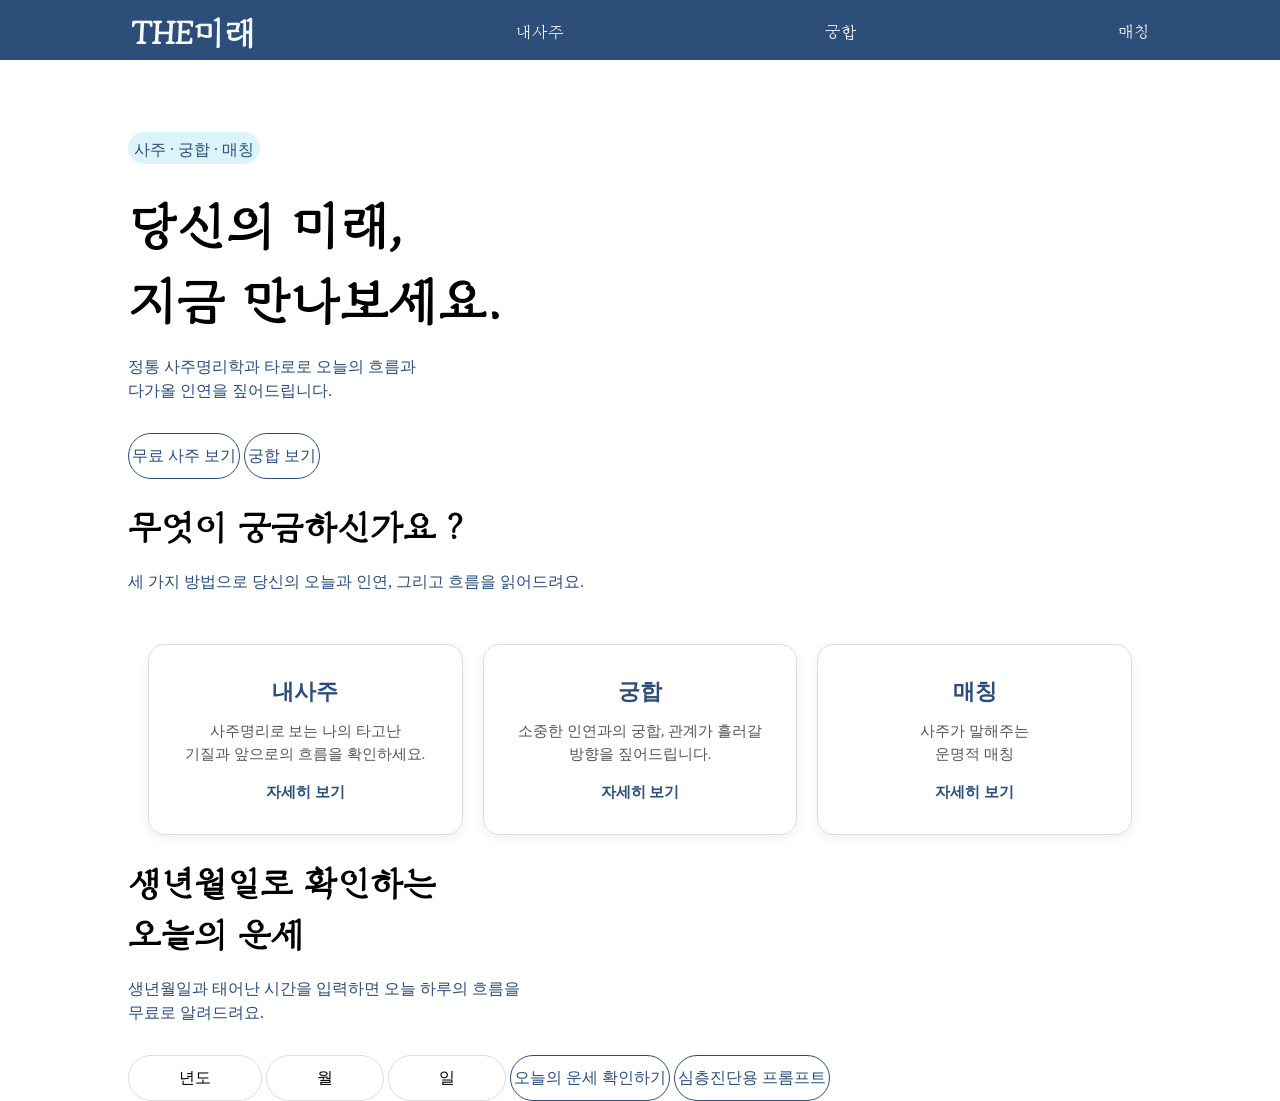
<file: index.html>
<!doctype html>
<html lang="ko">
  <head>
    <meta charset="UTF-8" />
    <meta name="viewport" content="width=device-width, initial-scale=1.0" />
    <title>미래의오늘</title>
    <style>
      div,
      span {
        border: 1px solid;
      }
    </style>
    <link rel="stylesheet" href="./reset.css">
    <link rel="stylesheet" href="./index.css">
  </head>
  <body>
    <header>
      <h1 class="the">THE미래</h1>

      <a href="">내사주</a>
      <a href="">궁합</a>
      <a href="">매칭</a>
    </header>

    <br /><br /><br />
    <main>
      <section>
        <div class="middle">사주 · 궁합 · 매칭</div>
        <p class="your">당신의 미래, <br>지금 만나보세요.</p>
        <p class="jungtong">
          정통 사주명리학과 타로로 오늘의 흐름과 <br />다가올 인연을
          짚어드립니다.
        </p>
        <span class="round-box">무료 사주 보기</span>
        <span class="round-box">궁합 보기</span>
        <br />
      </section>
      <section>
        <h3 class="what">무엇이 궁금하신가요 ? </h3>
        <p class="jungtong1">세 가지 방법으로 당신의 오늘과 인연, 그리고 흐름을 읽어드려요.</p>
        <div class="card-container">
          <div class="info-card">
            <span class="card-title">내사주</span>
            <p>사주명리로 보는 나의 타고난 <br />기질과 앞으로의 흐름을 확인하세요.</p>
            <p class="detail-link">자세히 보기</p>
          </div>
          <div class="info-card">
            <span class="card-title">궁합</span>
            <p>소중한 인연과의 궁합, 관계가 흘러갈<br />방향을 짚어드립니다.</p>
            <p class="detail-link">자세히 보기</p>
          </div>
          <div class="info-card">
            <span class="card-title">매칭</span>
            <p>사주가 말해주는 <br />운명적 매칭</p>
            <p class="detail-link">자세히 보기</p>
          </div>
        </div>
      </section>
        <section>
        <h3 class="birth-date">생년월일로 확인하는<br>오늘의 운세</h3>
            <p class="birth-date2">생년월일과 태어난 시간을 입력하면 
                오늘 하루의 흐름을<br>무료로 알려드려요.</p>
              <span class="span">년도</span>
              <span class="span">월</span>
              <span class="span">일</span>
        <span class="round-box">오늘의 운세 확인하기</span>
        <span class="round-box">심층진단용 프롬프트</span>              
              

        
                

                
    </main>

  </body>
</html>
</file>
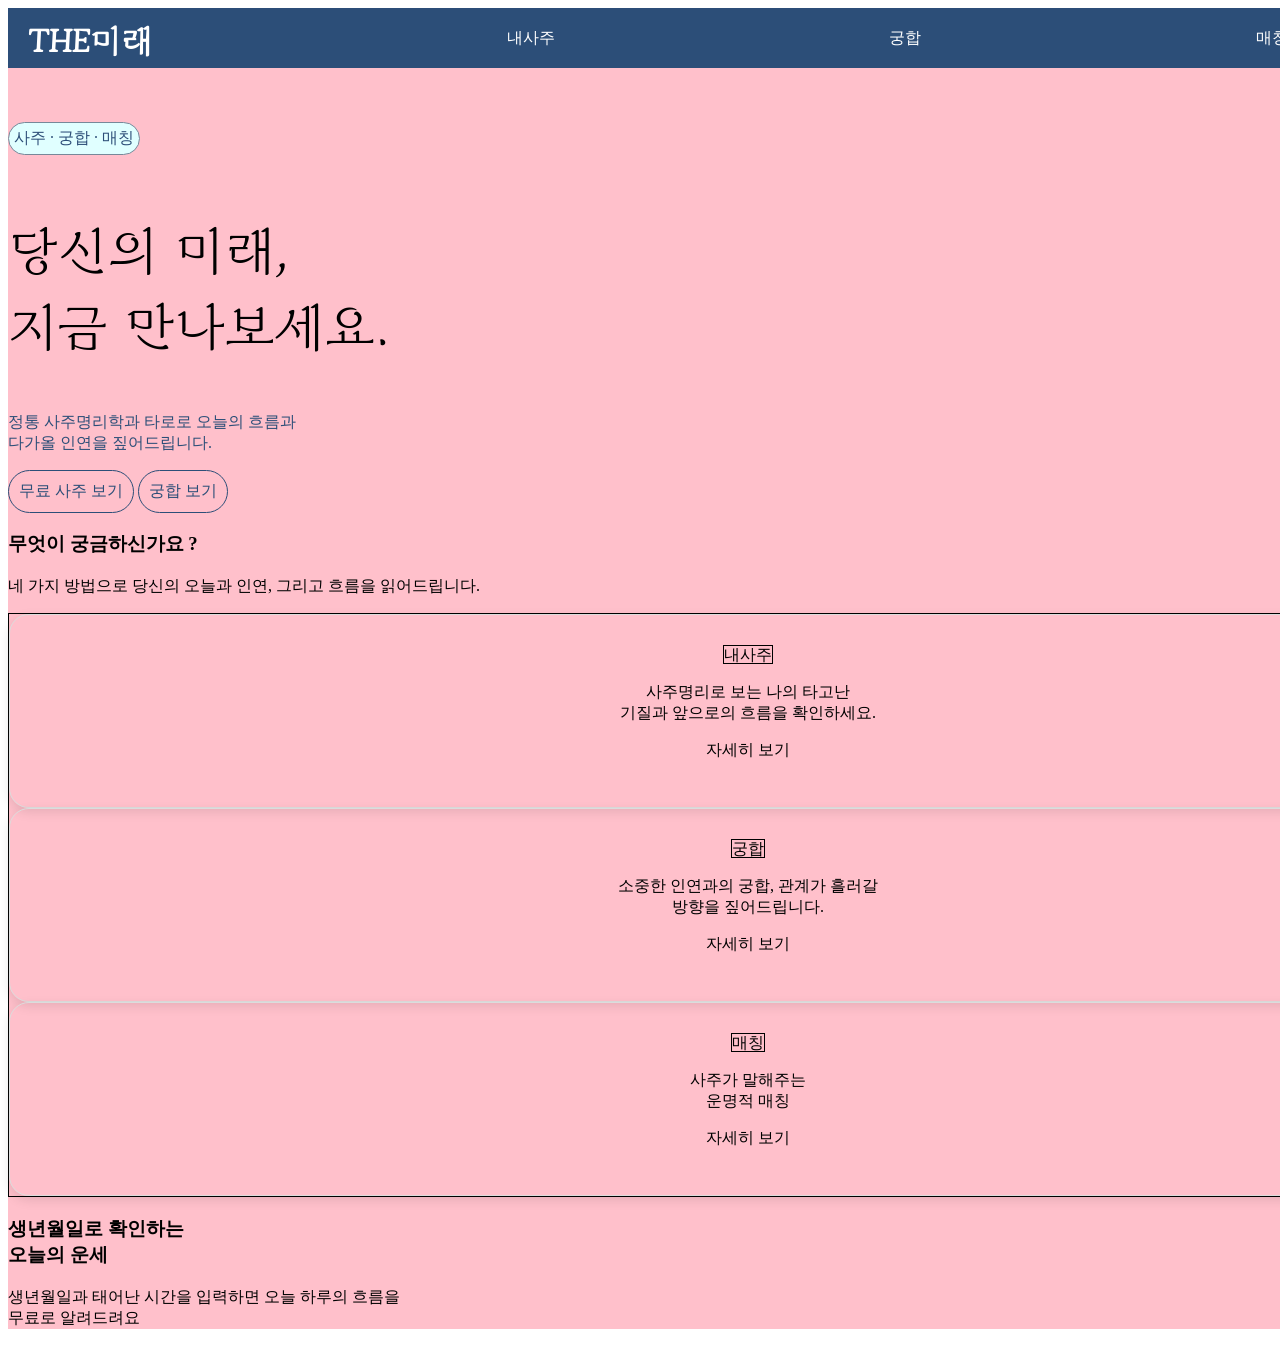
<file: practice001.html>
<!doctype html>
<html lang="ko">
  <head>
    <meta charset="UTF-8" />
    <meta name="viewport" content="width=device-width, initial-scale=1.0" />
    <title>미래의오늘</title>
    <style>
      div,
      span {
        border: 1px solid;
      }
    </style>
    <link rel="stylesheet" href="./practice001.css">
    <link rel="stylesheet" href="style.css">
  </head>
  <body>
    <header>
      <h1 class="the">THE미래</h1>

      <a href="">내사주</a>
      <a href="">궁합</a>
      <a href="">매칭</a>
    </header>

    <br /><br /><br />
    <main>
      <section>
        <div class="middle">사주 · 궁합 · 매칭</div>
        
        <p class="your">당신의 미래, <br>지금 만나보세요.</p>
        <p class="jungtong">
          정통 사주명리학과 타로로 오늘의 흐름과 <br />다가올 인연을
          짚어드립니다.
        </p>
        <span class="round-box">무료 사주 보기</span>
        <span class="round-box">궁합 보기</span>
        <br />
      </section>
      <section>
        <h3 class="what">무엇이 궁금하신가요 ? </h3>
        <p class="jungtong1">네 가지 방법으로 당신의 오늘과 인연, 그리고 흐름을 읽어드립니다.</p>
        <div class="card-container">
          <div class="info-card">
            <span class="card-title">내사주</span>
            <p>사주명리로 보는 나의 타고난 <br />기질과 앞으로의 흐름을 확인하세요.</p>
            <p class="detail-link">자세히 보기</p>
          </div>
          <div class="info-card">
            <span class="card-title">궁합</span>
            <p>소중한 인연과의 궁합, 관계가 흘러갈<br />방향을 짚어드립니다.</p>
            <p class="detail-link">자세히 보기</p>
          </div>
          <div class="info-card">
            <span class="card-title">매칭</span>
            <p>사주가 말해주는 <br />운명적 매칭</p>
            <p class="detail-link">자세히 보기</p>
          </div>
        </div>
      </section>
        <section>
        <h3>생년월일로 확인하는<br>오늘의 운세</h3>
            <p>생년월일과 태어난 시간을 입력하면 
                오늘 하루의 흐름을<br>무료로 알려드려요</p>

                
    </main>

  </body>
</html>
</file>
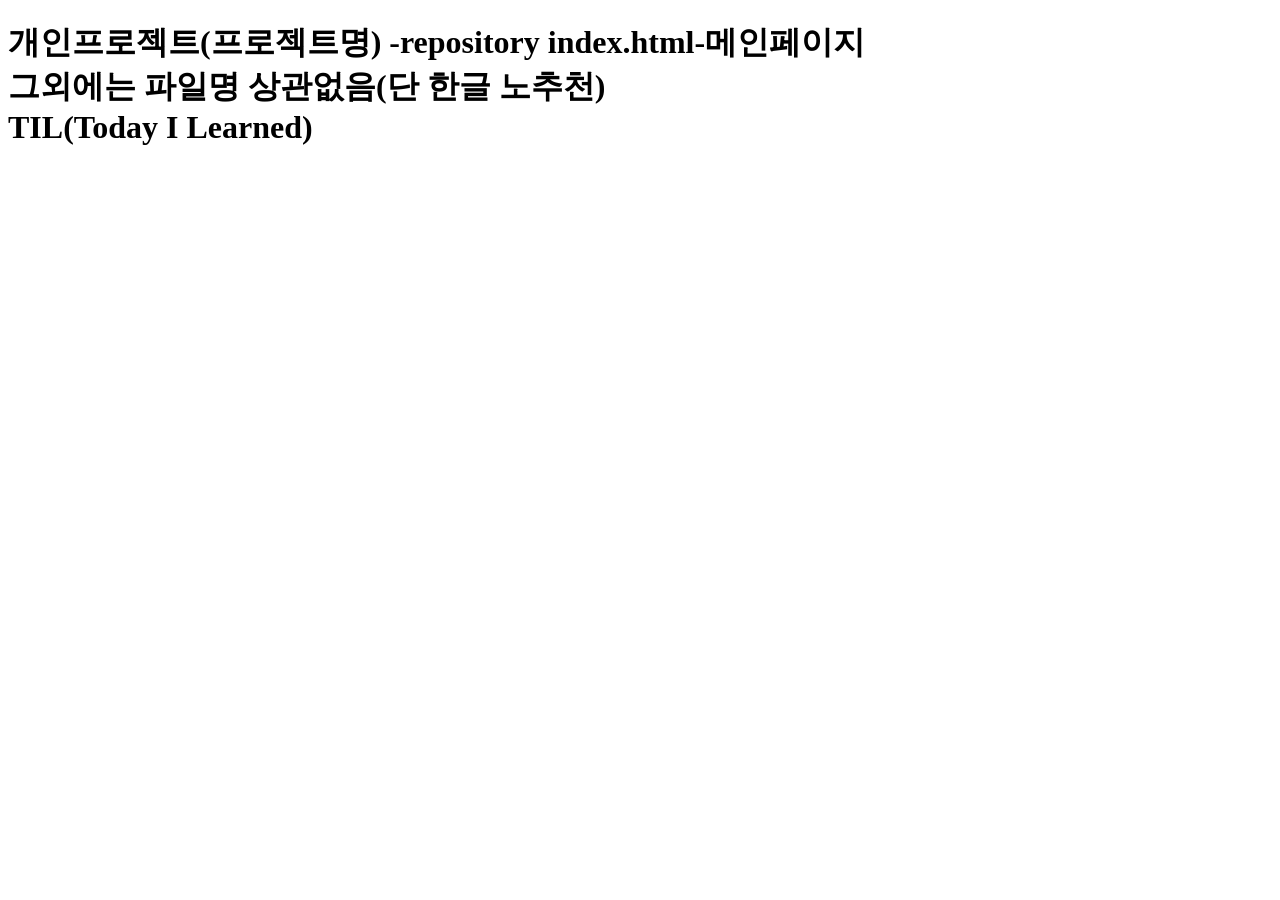
<file: 연습.html>
<!doctype html>
<html lang="en">
  <head>
    <meta charset="UTF-8" />
    <meta name="viewport" content="width=device-width, initial-scale=1.0" />
    <title>개인포토폴리오</title>
  </head>
  <body>
    <h1>
      개인프로젝트(프로젝트명) -repository index.html-메인페이지<br />
      그외에는 파일명 상관없음(단 한글 노추천)
      <br />
      TIL(Today I Learned)
    </h1>
  </body>
</html>
</file>
<file: index.css>
@import url("https://fonts.googleapis.com/css2?family=Diphylleia&display=swap");

:root {
  --primary-navy: #2c4e78;
}
a {
  /* a태그 기본적으로 text-dacoration과 color는 inherit임 */
  text-decoration: none;
  color: inherit;
}
header {
  font-family: "Diphylleia", serif;
  position: fixed;
  width: 100%;
  height: 60px;
  background-color: var(--primary-navy);
  color: rgb(247, 247, 247);
  display: flex;
  justify-content: space-around;
  align-items: center;
}
main {
  padding-top: 60px;
  margin: auto;
  width: 80%;
}
.middle {
  color: var(--primary-navy);
  display: inline-block;
  padding: 5px 5px 1px 5px;
  border-radius: 20px;
  background-color: rgb(219, 244, 250);
  border-color: rgb(219, 244, 250);
}
.your {
  font-family: "Diphylleia", serif;
  font-size: 50px;
  font-weight: bold;
  padding: 20px 30px 1px 0px;
}
.jungtong {
  color: var(--primary-navy);
  padding: 20px 0px 30px 0px;
}
.round-box {
  display: inline-block;
  padding: 10px 3px;
  border-radius: 999px;
  border: 1px solid var(--primary-navy);
  color: var(--primary-navy);
  cursor: pointer;
}
.round-box:hover {
  background-color: rgba(7, 55, 110, 0.808);
  color: white;
}

.what {
  margin-top: 20px;
  font-size: 34px;
  font-family: "Diphylleia", serif;
}
.jungtong1 {
  color: #2c4e78;
  padding: 20px 0px 30px 0px;
}
.card-container {
  display: flex;
  justify-content: center;
  flex-wrap: wrap;
  gap: 20px;
  max-width: 1100px;
  margin: 0 auto;
  padding: 20px;
  border: none;
}
.info-card {
  flex: 1 1 280px;
  max-width: 320px;
  min-width: 200px;
  box-sizing: border-box;
  padding: 30px 20px;
  border-radius: 16px;
  border: 1px solid #dcdcdc;
  box-shadow: 0 4px 12px rgba(0, 0, 0, 0.06);
  text-align: center;
  transition:
    transform 0.2s ease,
    box-shadow 0.2s ease;
}
.info-card:hover {
  transform: translateY(-4px);
  box-shadow: 0 8px 20px rgba(0, 0, 0, 0.1);
}
.info-card .card-title {
  display: inline-block;
  border: none;
  font-size: clamp(18px, 2vw, 22px);
  font-weight: bold;
  color: var(--primary-navy);
  margin-bottom: 12px;
}
.info-card p {
  font-size: clamp(13px, 1.5vw, 15px);
  color: #555;
  line-height: 1.5;
}
.info-card .detail-link {
  margin-top: 16px;
  color: var(--primary-navy);
  font-weight: 600;
  cursor: pointer;
}
@media (max-width: 768px) {
  .card-container {
    gap: 14px;
    padding: 14px;
  }
  .info-card {
    flex: 1 1 45%;
    padding: 20px 14px;
  }
}
@media (max-width: 480px) {
  .info-card {
    flex: 1 1 100%;
    max-width: 100%;
  }
}

.birth-date {
  font-family: "Diphylleia", serif;
  font-size: 34px;
}
.birth-date2 {
  color: #2c4e78;
  padding: 20px 0px 30px 0px;
}
.span {
  border-radius: 999px;
  padding: 10px 50px;
  border-color: #dcdcdc;
  border: 1px solid #dcdcdc;
  cursor: auto;
  display: inline-block;
}
/* 그리고 년도 없어져야 함. 호버?
글고 사진 그림 파일 넣기.
 */
</file>
<file: practice001.css>
@import url("https://fonts.googleapis.com/css2?family=Diphylleia&display=swap");

:root {
  --primary-navy: #2c4e78;
}
a {
  text-decoration: none;
  color: inherit;
}
.the {
  margin: 20px;
  font-family: "Diphylleia", serif;
}
.middle {
  color: var(--primary-navy);
  display: inline-block;
  border-radius: 20px 20px;
  background: lightcyan;
  border-color: lightslategray;
  padding: 5px 5px 5px 5px;
}
.your {
  font-family: "Diphylleia", serif;
  font-size: 5cap;
  padding-right: 20px;
}
.jungtong {
  color: var(--primary-navy);
}

.round-box {
  padding: 10px 10px;
  border-radius: 30px 30px;
  border: var(--primary-navy) 1px solid;
  color: var(--primary-navy);
  cursor: pointer;
  display: inline-block;
}
.round-box:hover {
  background-color: #2c4e78;
  color: aliceblue;
}

.info-card {
  flex: 1 1 280px;
  box-sizing: border-box;
  padding: 30px 20px;
  border-radius: 20px;
  border: 1px solid #dcdcdc;
  box-shadow: 0 4px 12px rgba(0 0 0 /0.1);
  text-align: center;
  transition:
    transform 0.2s ease,
    box-shadow 0.2s ease;
}
</file>
<file: style.css>
:root {
  --primary-navy: #2c4e78;
}

header {
  position: fixed;
  width: 100%;
  height: 60px;
  background-color: var(--primary-navy);
  color: white;
  display: flex;
  justify-content: space-between;
  align-items: center;
}
.header-left {
  display: flex;
}
main {
  padding-top: 60px;
  margin: auto;
  width: 1480px;
  background: pink;
}
</file>
